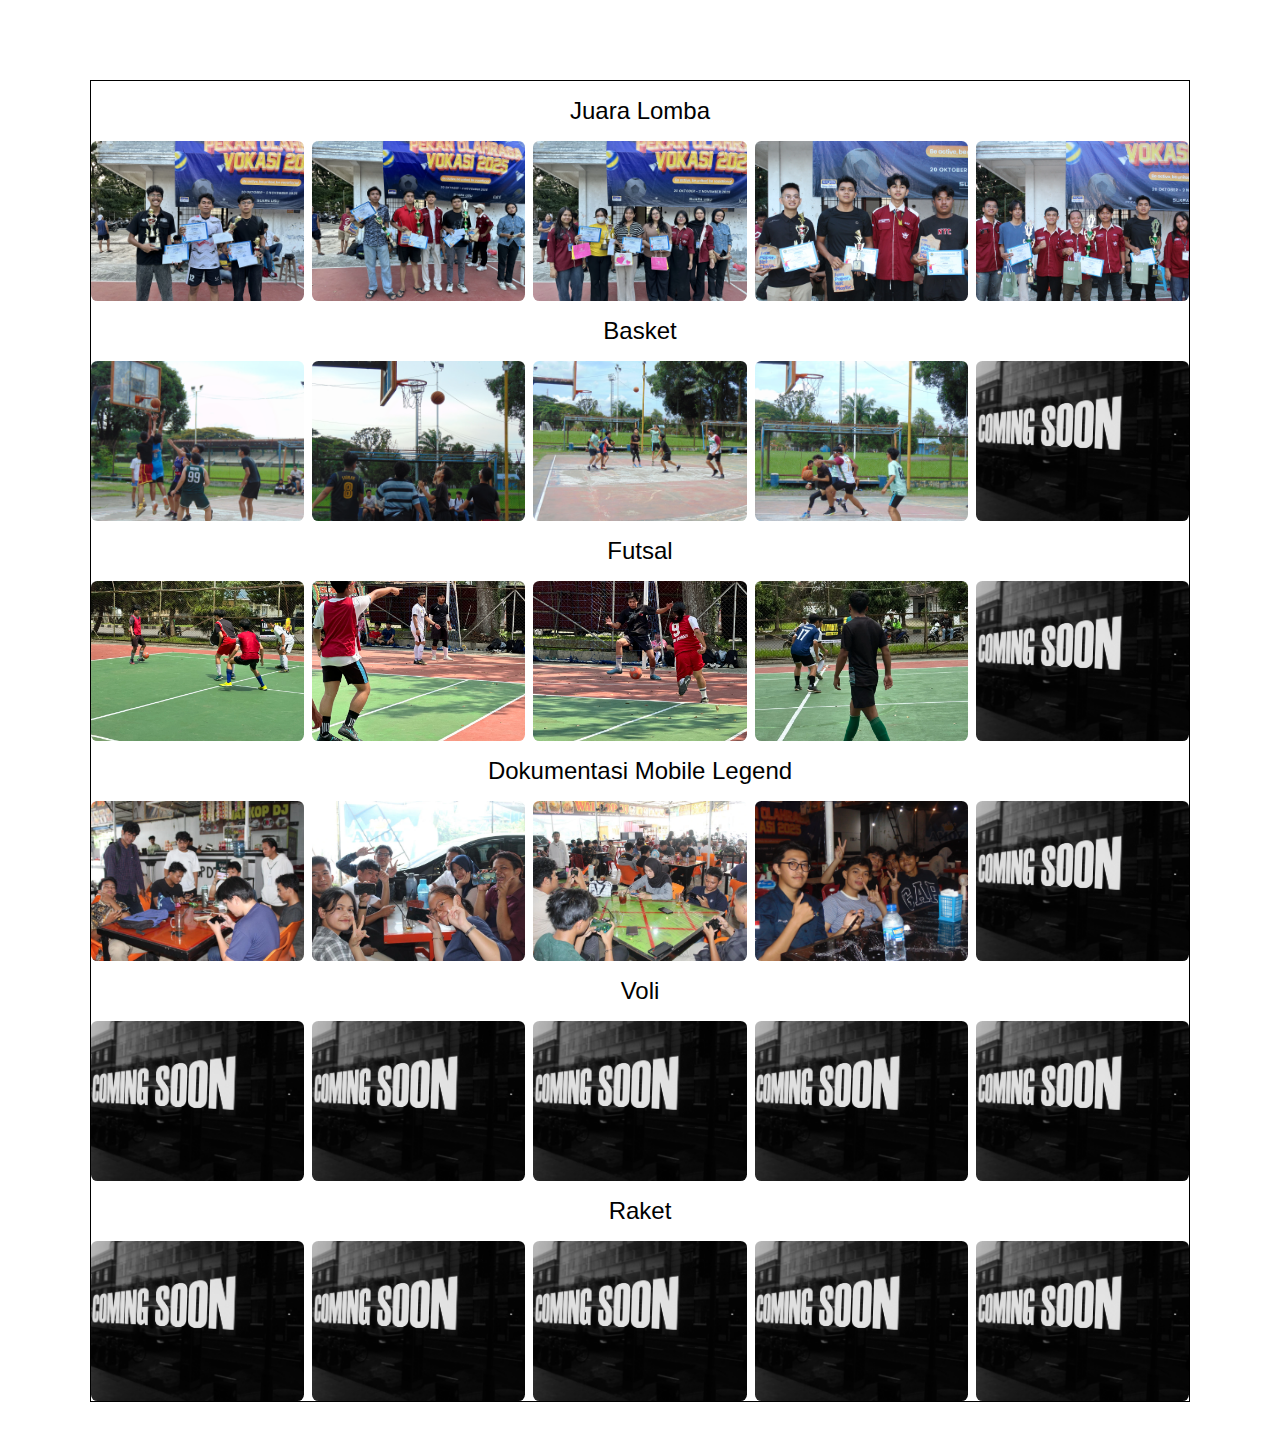
<file: pages/document.html>
<!DOCTYPE html>
<html lang="en">
<head>
  <meta charset="UTF-8">
  <meta name="viewport" content="width=device-width, initial-scale=1.0">
  <title>Document</title>
  <link rel="stylesheet" href="/css/document.css">
</head>
<body>
  <section>
    <div class="card-wrappper">
      <h1>Juara Lomba</h1>
      <div class="content">
        <div class="placeImg">
          <img src="/assets/IMG_2769.HEIC.webp" alt="">
        </div>
        <div class="placeImg">
          <img src="/assets/IMG_2778.HEIC.webp" alt="">
        </div>
        <div class="placeImg">
          <img src="/assets/IMG_2790.HEIC.webp" alt="">
        </div>
        <div class="placeImg">
          <img src="/assets/IMG_4832.webp" alt="">
        </div>
        <div class="placeImg">
          <img src="/assets/IMG_4841.webp" alt="">
        </div>
      </div>
    <div class="card-wrappper">
      <h1>Basket</h1>
      <div class="content">
        <div class="placeImg">
          <img src="/assets/DSC02135 (1).webp" alt="">
        </div>
        <div class="placeImg">
          <img src="/assets/DSC02067 (1).webp" alt="">
        </div>
        <div class="placeImg">
          <img src="/assets/DSC01981.webp" alt="">
        </div>
        <div class="placeImg">
          <img src="/assets/DSC01977.webp" alt="">
        </div>
        <div class="placeImg">
          <img src="/assets/comingsoon.webp" alt="">
        </div>
      </div>
    <div class="card-wrappper">
      <h1>Futsal</h1>
      <div class="content">
        <div class="placeImg">
          <img src="/assets/futsal1.webp" alt="">
        </div>
        <div class="placeImg">
          <img src="/assets/futsal2.webp" alt="">
        </div>
        <div class="placeImg">
          <img src="/assets/futsal3.webp" alt="">
        </div>
        <div class="placeImg">
          <img src="/assets/futsal4.webp" alt="">
        </div>
        <div class="placeImg">
          <img src="/assets/comingsoon.webp" alt="">
        </div>
      </div>
    <div class="card-wrappper">
      <h1>Dokumentasi Mobile Legend</h1>
      <div class="content">
        <div class="placeImg">
          <img src="/assets/ml1.webp" alt="">
        </div>
        <div class="placeImg">
          <img src="/assets/ml2.webp" alt="">
        </div>
        <div class="placeImg">
          <img src="/assets/ml3.webp" alt="">
        </div>
        <div class="placeImg">
          <img src="/assets/ml4.webp" alt="">
        </div>
        <div class="placeImg">
          <img src="/assets/comingsoon.webp" alt="">
        </div>
      </div>
    <div class="card-wrappper">
      <h1>Voli</h1>
      <div class="content">
        <div class="placeImg">
          <img src="/assets/comingsoon.webp" alt="">
        </div>
        <div class="placeImg">
          <img src="/assets/comingsoon.webp" alt="">
        </div>
        <div class="placeImg">
          <img src="/assets/comingsoon.webp" alt="">
        </div>
        <div class="placeImg">
          <img src="/assets/comingsoon.webp" alt="">
        </div>
        <div class="placeImg">
          <img src="/assets/comingsoon.webp" alt="">
        </div>
      </div>
    <div class="card-wrappper">
      <h1>Raket</h1>
      <div class="content">
        <div class="placeImg">
          <img src="/assets/comingsoon.webp" alt="">
        </div>
        <div class="placeImg">
          <img src="/assets/comingsoon.webp" alt="">
        </div>
        <div class="placeImg">
          <img src="/assets/comingsoon.webp" alt="">
        </div>
        <div class="placeImg">
          <img src="/assets/comingsoon.webp" alt="">
        </div>
        <div class="placeImg">
          <img src="/assets/comingsoon.webp" alt="">
        </div>
      </div>
  </section>
</body>
</html>
</file>
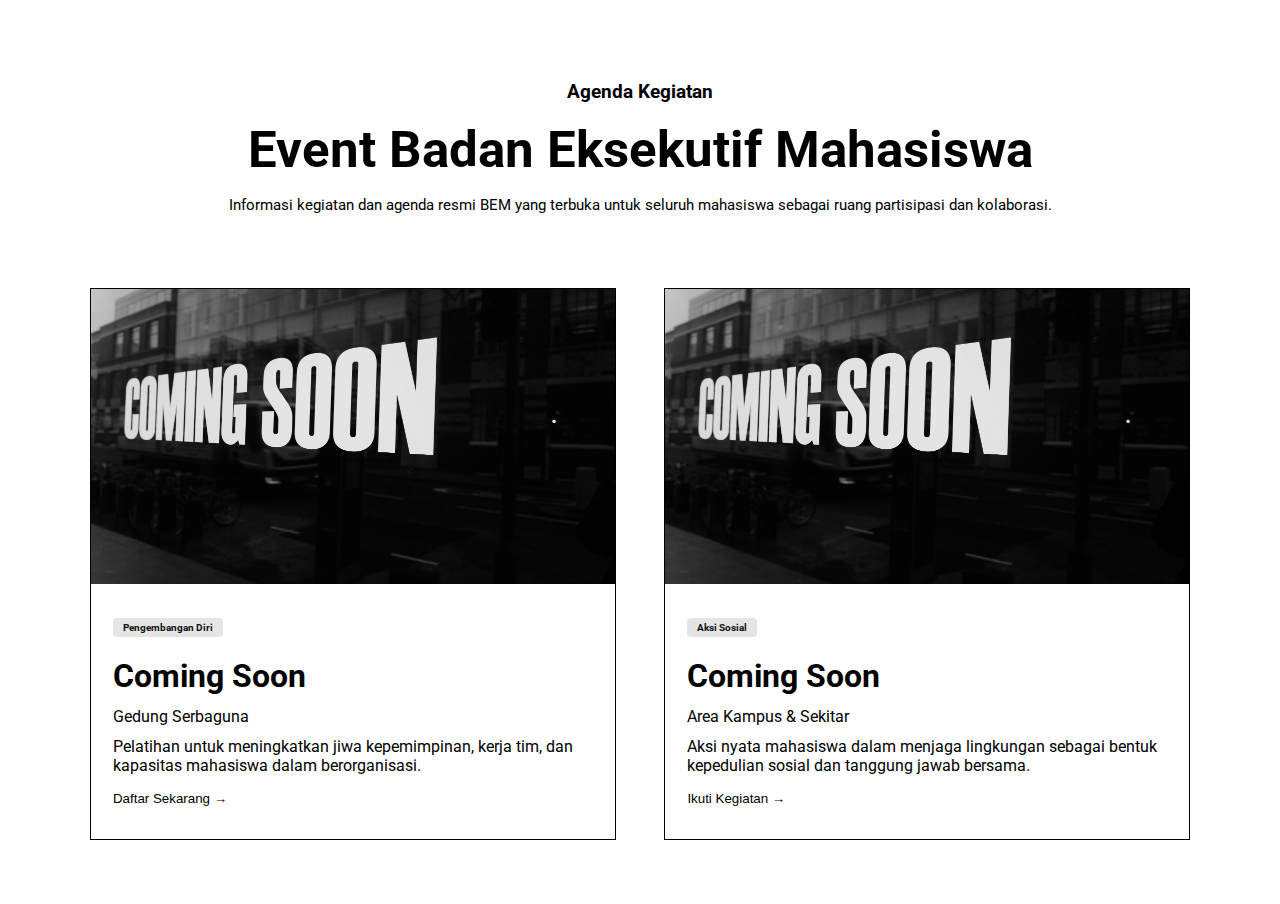
<file: pages/event.html>
<!DOCTYPE html>
<html lang="en">
<head>
  <meta charset="UTF-8">
  <meta name="viewport" content="width=device-width, initial-scale=1.0">
  <title>Event</title>
  <link rel="icon" href="favicon.ico" />
  <link rel="preconnect" href="https://fonts.googleapis.com">
  <link rel="preconnect" href="https://fonts.gstatic.com" crossorigin>
  <link href="https://fonts.googleapis.com/css2?family=Roboto:wght@100;300;400;500;700;900&display=swap" rel="stylesheet">
  <link rel="stylesheet" href="../css/event.css">
</head>
<body>
  <section class="head">
    <h5>Agenda Kegiatan</h5>
    <h1>Event Badan Eksekutif Mahasiswa</h1>
    <p>Informasi kegiatan dan agenda resmi BEM yang terbuka untuk seluruh mahasiswa sebagai ruang partisipasi dan kolaborasi.</p>
  </section>
  <section class="main">
    <div class="card">
      <div class="placeImg">
        <img src="/assets/coming soon.webp" alt="">
      </div>
      <div class="content">
        <div class="category">
          <h5>Pengembangan Diri</h5>
        </div>
        <div class="isiContent">
          <h1 class="title">Coming Soon</h1>
          <p class="mid">Gedung Serbaguna</p>
          <p>Pelatihan untuk meningkatkan jiwa kepemimpinan, kerja tim, dan kapasitas mahasiswa dalam berorganisasi.</p>
        </div>
        <button>Daftar Sekarang →</button>
      </div>
    </div>
    <div class="card">
      <div class="placeImg">
        <img src="/assets/coming soon.webp" alt="">
      </div>
      <div class="content">
        <div class="category">
          <h5>Aksi Sosial</h5>
        </div>
        <div class="isiContent">
          <h1 class="title">Coming Soon</h1>
          <p class="mid">Area Kampus & Sekitar</p>
          <p>Aksi nyata mahasiswa dalam menjaga lingkungan sebagai bentuk kepedulian sosial dan tanggung jawab bersama.</p>
        </div>
        <button>Ikuti Kegiatan →</button>
      </div>
    </div>
  </section>
</body>
</html>
</file>
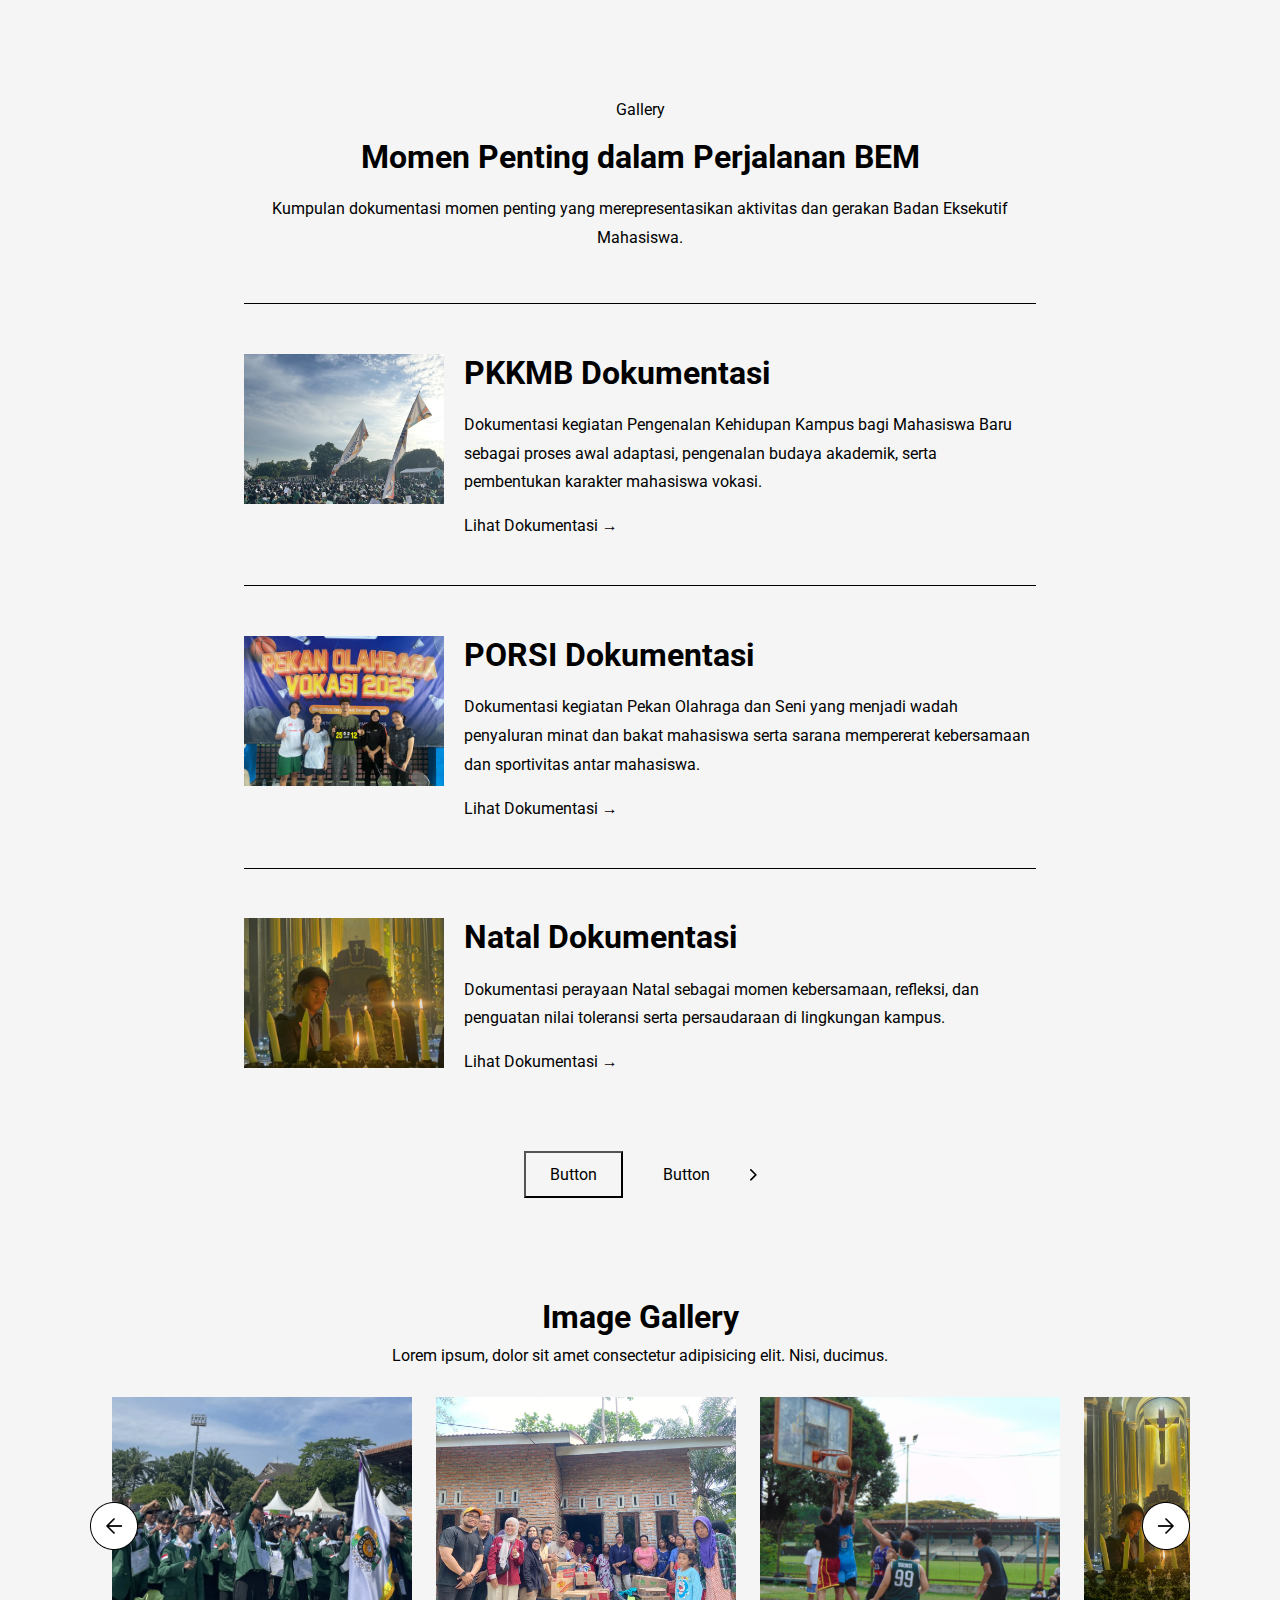
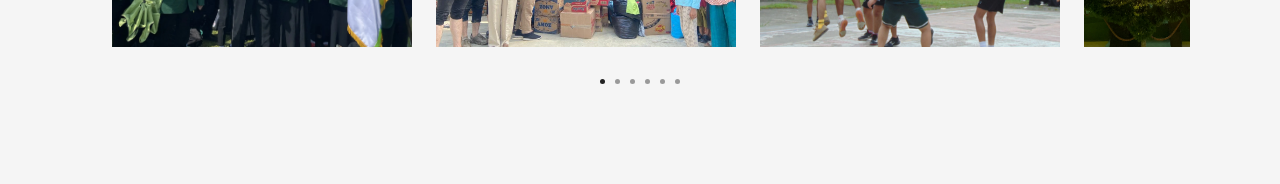
<file: pages/gallery.html>
<!doctype html>
<html lang="en">

<head>
    <meta charset="UTF-8">
    <meta name="viewport" content="width=device-width, initial-scale=1.0">
    <link rel="icon" href="/assets/favicon.ico" />
    <title>Gallery</title>
    <link rel="preconnect" href="https://fonts.googleapis.com">
    <link rel="preconnect" href="https://fonts.gstatic.com" crossorigin>
    <link href="https://fonts.googleapis.com/css2?family=Roboto:wght@100;300;400;500;700;900&display=swap" rel="stylesheet">
    <link rel="stylesheet" href="../css/gallery.css">
</head>

  <body>
    <!-- <header class="navbar">
      <h1 class="logo">Bem Vokasi</h1>
      <nav class="nav">
        <a href="#">Home</a>
        <a href="#">About</a>
        <a href="#">Contact</a>
      </nav>
    </header> -->

    <!-- <section class="gallery-section">
      <div class="tagline">
        <h1>Gallery</h1>
        <p>
          Momen Penting dalam Perjalanan BEM
        </p>
      </div>
      <div class="cards-wrapper">
        <div class="card">
          <div class="image">
            <img src="/assets/comingsoon.webp" alt="">
          </div>
          <div class="description">
            <p>1 Januari 2026</p>
            <h3>Lorem ipsum dolor sit amet, consectetur adipiscing elit.</h3>
          </div>
        </div>
        <div class="card">
          <div class="image">
            <img src="/assets/comingsoon.webp" alt="">
          </div>
          <div class="description">
            <p>1 Januari 2026</p>
            <h3>Lorem ipsum dolor sit amet, consectetur adipiscing elit.</h3>
          </div>
        </div>
        <div class="card">
          <div class="image">
            <img src="/assets/comingsoon.webp" alt="">
          </div>
          <div class="description">
            <p>1 Januari 2026</p>
            <h3>Lorem ipsum dolor sit amet, consectetur adipiscing elit.</h3>
          </div>
        </div>
        <div class="card">
          <div class="image">
            <img src="/assets/comingsoon.webp" alt="">
          </div>
          <div class="description">
            <p>1 Januari 2026</p>
            <h3>Lorem ipsum dolor sit amet, consectetur adipiscing elit.</h3>
          </div>
        </div>
        <div class="card">
          <div class="image">
            <img src="/assets/comingsoon.webp" alt="">
          </div>
          <div class="description">
            <p>1 Januari 2026</p>
            <h3>Lorem ipsum dolor sit amet, consectetur adipiscing elit.</h3>
          </div>
        </div>
        <div class="card">
          <div class="image">
            <img src="/assets/natal.webp" alt="">
          </div>
          <div class="description">
            <p>1 Januari 2026</p>
            <h3>Lorem ipsum dolor sit amet, consectetur adipiscing elit.</h3>
          </div>
        </div>
      </div>
    </section> -->

    <section class="next-section">
      <div class="header-next-section">
        <p class="tagline-header">Gallery</p>
        <h1 class="title-header">Momen Penting dalam Perjalanan BEM</h1>
        <p class="description-header">
          Kumpulan dokumentasi momen penting yang merepresentasikan aktivitas dan gerakan Badan Eksekutif Mahasiswa.
        </p>
      </div>
      <div class="wrapper-content">
        <div class="divider">
          <img src="../assets/DividerVer.png" alt="" />
        </div>
        <div class="content">
          <div class="image-content">
            <img src="../assets/IMG_2629.webp" alt="image-content" />
          </div>
          <div class="description-content">
            <h1 class="title">PKKMB Dokumentasi</h1>
            <p class="subtitle">
              Dokumentasi kegiatan Pengenalan Kehidupan Kampus bagi Mahasiswa Baru sebagai proses awal adaptasi, pengenalan budaya akademik, serta pembentukan karakter mahasiswa vokasi.
            </p>
            <a class="hrefLink" href="pkkmb.html">Lihat Dokumentasi →</a>
          </div>
        </div>
        <div class="divider">
          <img src="../assets/DividerVer.png" alt="" />
        </div>
        <div class="content">
          <div class="image-content">
            <img src="../assets/IMG-20251022-WA0344.webp" alt="image-content" />
          </div>
          <div class="description-content">
            <h1 class="title">PORSI Dokumentasi</h1>
            <p class="subtitle">
              Dokumentasi kegiatan Pekan Olahraga dan Seni yang menjadi wadah penyaluran minat dan bakat mahasiswa serta sarana mempererat kebersamaan dan sportivitas antar mahasiswa.
            </p>
            <a class="hrefLink" href="document.html">Lihat Dokumentasi →</a>
          </div>
        </div>
        <div class="divider">
          <img src="../assets/DividerVer.png" alt="" />
        </div>
        <div class="content">
          <div class="image-content">
            <img src="../assets/natal.webp" alt="image-content" />
          </div>
          <div class="description-content">
            <h1 class="title">Natal Dokumentasi</h1>
            <p class="subtitle">
              Dokumentasi perayaan Natal sebagai momen kebersamaan, refleksi, dan penguatan nilai toleransi serta persaudaraan di lingkungan kampus.
            </p>
            <a class="hrefLink" href="natal.html">Lihat Dokumentasi →</a>
          </div>
        </div>
      </div>

      <div class="button-pagination">
        <button class="btn satu">Button</button>
        <button class="btn dua">Button</button>
        <img src="../assets/arrow-next.png" id="arrow-next" />
      </div>
    </section>

    <section class="image-gallery-section">
      <div class="tagline-image-gallery">
        <h1>Image Gallery</h1>
        <p>
          Lorem ipsum, dolor sit amet consectetur adipisicing elit. Nisi,
          ducimus.
        </p>
      </div>
      <div class="wrapper-image-gallery">
        <span class="prev-slider-arrow">
          <img src="../assets/Slider Arrow.png" />
        </span>
        <span class="next-slider-arrow">
          <img src="../assets/Slider Arrow.png" />
        </span>
        <div class="image-gallery">
          <img src="../assets/IMG_2626.webp" />
          <img src="../assets/donasi.webp" />
          <img src="../assets/DSC02135 (1).webp" />
          <img src="../assets/natal.webp" />
          <img src="../assets/futsal1.webp" />
          <img src="../assets/ml3.webp" />
          <img src="../assets/IMG_2790.HEIC.webp" />
        </div>
      </div>
      <div class="image-scroll">
        <span class="active"></span>
        <span></span>
        <span></span>
        <span></span>
        <span></span>
        <span></span>
      </div>
    </section>

    <script>
      const gallery = document.querySelector(".image-gallery");
      const dots = document.querySelectorAll(".image-scroll span");
      const nextBtn = document.querySelector(".next-slider-arrow");
      const prevBtn = document.querySelector(".prev-slider-arrow");

      const scrollAmount = 320;

      // tombol next
      nextBtn.addEventListener("click", () => {
        gallery.scrollLeft += scrollAmount;
      });

      // tombol prev
      prevBtn.addEventListener("click", () => {
        gallery.scrollLeft -= scrollAmount;
      });

      // update dot saat scroll
      gallery.addEventListener("scroll", () => {
        const maxScroll = gallery.scrollWidth - gallery.clientWidth;
        const scrollPercent = gallery.scrollLeft / maxScroll;

        const activeIndex = Math.round(scrollPercent * (dots.length - 1));

        dots.forEach((dot) => dot.classList.remove("active"));
        dots[activeIndex].classList.add("active");
      });
    </script>
  </body>
</html>
</file>
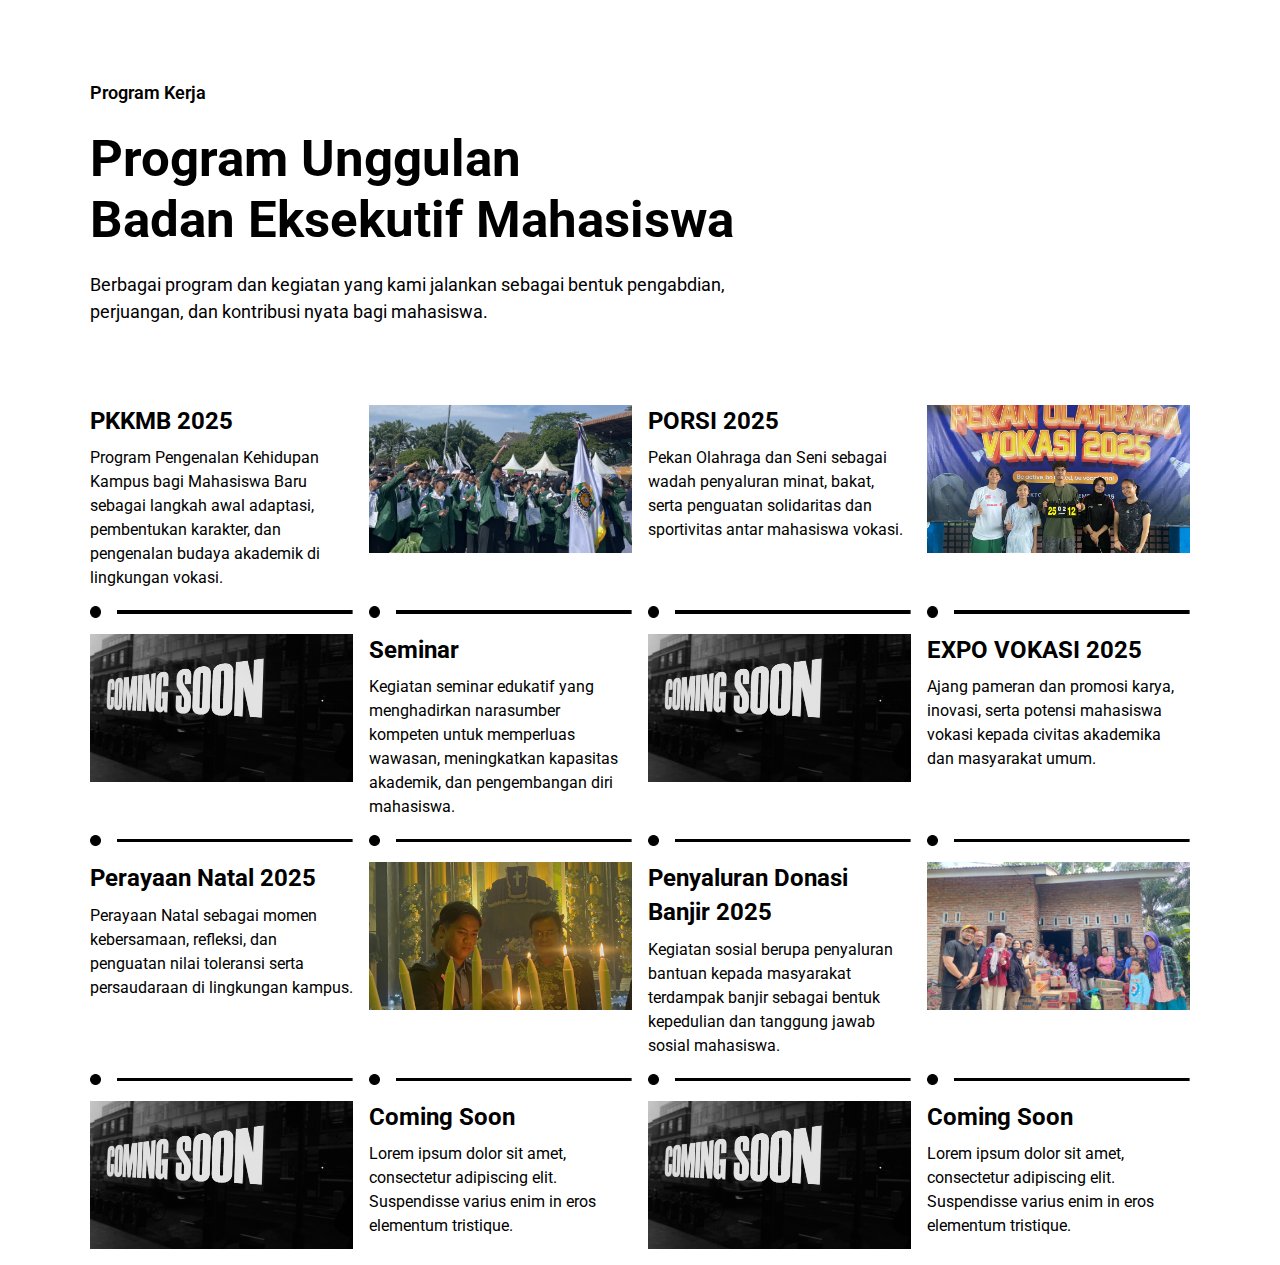
<file: pages/timeline.html>
<!DOCTYPE html>
<html lang="en">
<head>
  <meta charset="UTF-8">
  <meta name="viewport" content="width=device-width, initial-scale=1.0">
  <title>Document</title>
  <link rel="icon" href="favicon.ico" />
  <link rel="preconnect" href="https://fonts.googleapis.com">
  <link rel="preconnect" href="https://fonts.gstatic.com" crossorigin>
  <link href="https://fonts.googleapis.com/css2?family=Roboto:wght@100;300;400;500;700;900&display=swap" rel="stylesheet">
  <link rel="stylesheet" href="../css/timeline.css">
</head>
<body>
  <div class="navhero">
    <h5>Program Kerja</h5>
    <h1>Program Unggulan <br> Badan Eksekutif Mahasiswa</h1>
    <p>Berbagai program dan kegiatan yang kami jalankan sebagai bentuk pengabdian, <br> perjuangan, dan kontribusi nyata bagi mahasiswa.</p>
  </div>
  <section class="timeline">
    <div class="card">
      <div class="subCard">
        <h5>PKKMB 2025</h5>
        <p>Program Pengenalan Kehidupan Kampus bagi Mahasiswa Baru sebagai langkah awal adaptasi, pembentukan karakter, dan pengenalan budaya akademik di lingkungan vokasi.</p>
      </div>
      <div class="subCard">
        <div class="placeImg">
          <img class="imgPlace" src="/assets/IMG_2626.webp" alt="">
        </div>
      </div>
      <div class="subCard">
        <h5>PORSI 2025</h5>
        <p>Pekan Olahraga dan Seni sebagai wadah penyaluran minat, bakat, serta penguatan solidaritas dan sportivitas antar mahasiswa vokasi.</p>
      </div>
      <div class="subCard">
        <div class="placeImg">
          <img class="imgPlace" src="/assets/IMG-20251022-WA0344.webp" alt="">
        </div>
      </div>
    </div>
    <div class="imgAsset">
      <div class="imgLine">
        <img class="subCircle" src="/assets/Circle.png" alt="">
        <img class="subLine" src="/assets/line.png" alt="">
        <img class="verLine" src="/assets/Divider.png" alt="">
      </div>
      <div class="imgLine">
        <img class="subCircle" src="/assets/Circle.png" alt="">
        <img class="subLine" src="/assets/line.png" alt="">
        <img class="verLine" src="/assets/Divider.png" alt="">
      </div>
      <div class="imgLine">
        <img class="subCircle" src="/assets/Circle.png" alt="">
        <img class="subLine" src="/assets/line.png" alt="">
        <img class="verLine" src="/assets/Divider.png" alt="">
      </div>
      <div class="imgLine">
        <img class="subCircle" src="/assets/Circle.png" alt="">
        <img class="subLine" src="/assets/line.png" alt="">
        <img class="verLine" src="/assets/Divider.png" alt="">
      </div>
    </div>
    <div class="card">
      <div class="subCard">
        <div class="placeImg">
          <img class="imgPlace" src="/assets/comingsoon.webp" alt="">
        </div>
      </div>
      <div class="subCard">
        <h5>Seminar</h5>
        <p>Kegiatan seminar edukatif yang menghadirkan narasumber kompeten untuk memperluas wawasan, meningkatkan kapasitas akademik, dan pengembangan diri mahasiswa.</p>
      </div>
      <div class="subCard">
        <div class="placeImg">
          <img class="imgPlace" src="/assets/comingsoon.webp" alt="">
        </div>
      </div>
      <div class="subCard">
        <h5>EXPO VOKASI 2025</h5>
        <p>Ajang pameran dan promosi karya, inovasi, serta potensi mahasiswa vokasi kepada civitas akademika dan masyarakat umum.</p>
      </div>
    </div>
  </section>
  <div class="imgAsset lineNone">
      <div class="imgLine">
        <img class="subCircle" src="/assets/Circle.png" alt="">
        <img class="subLine" src="/assets/line.png" alt="">
        <img class="verLine" src="/assets/Divider.png" alt="">
      </div>
      <div class="imgLine">
        <img class="subCircle" src="/assets/Circle.png" alt="">
        <img class="subLine" src="/assets/line.png" alt="">
        <img class="verLine" src="/assets/Divider.png" alt="">
      </div>
      <div class="imgLine">
        <img class="subCircle" src="/assets/Circle.png" alt="">
        <img class="subLine" src="/assets/line.png" alt="">
        <img class="verLine" src="/assets/Divider.png" alt="">
      </div>
      <div class="imgLine">
        <img class="subCircle" src="/assets/Circle.png" alt="">
        <img class="subLine" src="/assets/line.png" alt="">
        <img class="verLine" src="/assets/Divider.png" alt="">
      </div>
  </div>
  <section class="timeline">
    <div class="card">
      <div class="subCard">
        <h5>Perayaan Natal 2025</h5>
        <p>Perayaan Natal sebagai momen kebersamaan, refleksi, dan penguatan nilai toleransi serta persaudaraan di lingkungan kampus.</p>
      </div>
      <div class="subCard">
        <div class="placeImg">
          <img class="imgPlace" src="/assets/natal.webp" alt="">
        </div>
      </div>
      <div class="subCard">
        <h5>Penyaluran Donasi Banjir 2025</h5>
        <p>Kegiatan sosial berupa penyaluran bantuan kepada masyarakat terdampak banjir sebagai bentuk kepedulian dan tanggung jawab sosial mahasiswa.</p>
      </div>
      <div class="subCard">
        <div class="placeImg">
          <img class="imgPlace" src="/assets/donasi.webp" alt="">
        </div>
      </div>
    </div>
    <div class="imgAsset">
      <div class="imgLine">
        <img class="subCircle" src="/assets/Circle.png" alt="">
        <img class="subLine" src="/assets/line.png" alt="">
        <img class="verLine" src="/assets/Divider.png" alt="">
      </div>
      <div class="imgLine">
        <img class="subCircle" src="/assets/Circle.png" alt="">
        <img class="subLine" src="/assets/line.png" alt="">
        <img class="verLine" src="/assets/Divider.png" alt="">
      </div>
      <div class="imgLine">
        <img class="subCircle" src="/assets/Circle.png" alt="">
        <img class="subLine" src="/assets/line.png" alt="">
        <img class="verLine" src="/assets/Divider.png" alt="">
      </div>
      <div class="imgLine">
        <img class="subCircle" src="/assets/Circle.png" alt="">
        <img class="subLine" src="/assets/line.png" alt="">
        <img class="verLine" src="/assets/Divider.png" alt="">
      </div>
    </div>
    <div class="card">
      <div class="subCard">
        <div class="placeImg">
          <img class="imgPlace" src="/assets/comingsoon.webp" alt="">
        </div>
      </div>
      <div class="subCard">
        <h5>Coming Soon</h5>
        <p>Lorem ipsum dolor sit amet, consectetur adipiscing elit. Suspendisse varius enim in eros elementum tristique.</p>
      </div>
      <div class="subCard">
        <div class="placeImg">
          <img class="imgPlace" src="/assets/comingsoon.webp" alt="">
        </div>
      </div>
      <div class="subCard">
        <h5>Coming Soon</h5>
        <p>Lorem ipsum dolor sit amet, consectetur adipiscing elit. Suspendisse varius enim in eros elementum tristique.</p>
      </div>
    </div>
  </section>
  

</body>
</html>
</file>
<file: css/document.css>
html {
  scroll-behavior: smooth;
}

* {
  margin: 0;
  padding: 0;
  box-sizing: border-box;
}

body {
  font-family: 'Roboto', sans-serif;
  /* max-width: 1200px; */
  margin-top: 5rem;
  padding: 0 7%;
}

section {
  border: 1px solid black;
  margin-bottom: 2rem;
}

h1 {
  text-align: center;
  font-size: 1.5rem;
  font-weight: 500;
  margin: 1rem 0;
}

.content {
  display: grid;
  gap: 0.5rem;
  grid-template-columns: repeat(5, 1fr);
}



.placeImg {
  /* flex: 1; */
  width: 100%;
  /* height: 10rem; */
  height: clamp(8rem, 20vw, 10rem);
}

.placeImg img {
  width: 100%;
  height: 100%;
  object-fit: cover;
  border-radius: 0.4rem;
}

/* @media (max-width: 768px) {
  .placeImg {
    width: clamp();
    height: clamp();
  }
} */
@media (max-width: 768px) {
  .content {
    grid-template-columns: repeat(2, 1fr);
  }
}
</file>
<file: css/event.css>
html {
  scroll-behavior: smooth;
}

* {
  margin: 0;
  padding: 0;
  box-sizing: border-box;
}

body {
  font-family: 'Roboto', sans-serif;
  /* max-width: 1200px; */
  margin-top: 5rem;
  padding: 0 7%;
}

.main {
  display: flex;
  gap: 3rem;
  margin-bottom: 4rem;
}

.head {
  text-align: center;
  margin-bottom: 4.6rem;
}

.head h5 {
  /* font-size: 1rem; */
  font-size: clamp(1rem,1.5vw,1.4rem);
}

.head h1 {
  margin: 1rem 0;
  /* font-size: 3rem; */
  font-size: clamp(1.8rem, 4vw, 3.5rem);
}

.head p { 
  /* font-size: 1.125rem; */
  font-size: clamp(0.9rem, 1.2vw, 1.05rem);
}

.card {
  border: 1px solid black;
  flex: 1;
}

.placeImg {
  width: 100%;
  overflow: hidden;
  aspect-ratio: 16 / 9;
}

.placeImg img {
  width: 100%;
  height: 100%;
  object-fit: cover;
}

.content {
  padding: 2rem 1.4rem;
}

.title {
  font-size: 24;
  font-weight: 700;
  line-height: 120%;
}

.isiContent {
  margin: 0.8rem 0;
  /* flex: 1; */
}

.mid {
  margin: 0.7rem 0;
}

.category {
  display: inline-block;        /* 🔑 ini kuncinya */
  background-color: #e5e5e5;
  color: #111;
  font-size: 12px;
  font-weight: 600;

  padding: 4px 10px;
  border-radius: 4px;

  margin-bottom: 8px;
}

button {
  border: none;
  cursor: pointer;
  background: none;
}

@media (max-width: 768px) {
  .main {
    flex-direction: column;
  }
}
</file>
<file: css/gallery.css>
* {
    margin: 0;
    padding: 0;
    box-sizing: border-box;
    font-family: 'Roboto', sans-serif;
}

body {
    background-color: #F5F5F5;
    padding: 0 7%;
}

.navbar {
    display: flex;
    align-items: center;
    justify-content: space-between;

    /* max-width: 1200px; */
    margin: 20px auto;
    /* padding: 1.5rem 2rem; */
}

.logo {
    font-size: 1.8rem;
    font-weight: 700;
}

.nav {
    display: flex;
    gap: 2rem;
}

.nav a {
    font-size: 16px;
    text-decoration: none;
    color: black;
    font-weight: 400;
}

.gallery-section {
    margin: 60px 0;
}

.tagline {
    display: flex;
    flex-direction: column;
    gap: 10px;
    margin-bottom: 50px;
}

.cards-wrapper {
    display: grid;
    grid-template-columns: auto auto auto;
    grid-template-rows: 350px 350px;
    gap: 1.5rem;
    margin-bottom: 30px;
}

.card {
    display: flex;
    flex-direction: column;
    background-color: #FFFFFF;
    border-radius: 0.5rem;
    padding: 1;
}

.card .image {
    background-color: black;
    width: 100%;
    /* height: 250px; */
    aspect-ratio: 16/9;
    overflow: hidden;
    border-radius: 0.5rem 0.5rem 0 0;
    /* flex: 1; */
}

.image img {
    width: 100%;
    height: 100%;
    object-fit: cover;
}

.card .description {
    display: flex;
    flex-direction: column;
    gap: 10px;
    padding: 32px;
    /* flex: 1; */
}

.check-detail {
    text-align: center;
}

.next-section {
    margin: 100px 14%;
}

.header-next-section {
    display: flex;
    flex-direction: column;
    align-items: center;
    text-align: center;
    gap: 1.2rem;
}

.header-next-section .description-header {
    line-height: 1.8;
}

.wrapper-content {
    display: flex;
    flex-direction: column;
    justify-content: center;
    align-items: center;
    gap: 50px;
    margin-top: 50px;
}

.wrapper-content .content {
    display: flex;
    flex-direction: row;
    justify-content: center;
    gap: 20px;
}

.wrapper-content .content .image-content {
    width: 200px;
    min-width: 200px;
    height: 150px;
    min-height: 150px;
    overflow: hidden;
}

.wrapper-content .content .image-content img {
    width: 100%;
    height: 100%;
    object-fit: cover;
}

.wrapper-content .content .description-content {
    display: flex;
    flex-direction: column;
    gap: 1.2rem;
}

.wrapper-content .content .description-content .subtitle {
    line-height: 1.8;
}

.wrapper-content .divider {
    width: 100%;
}

.wrapper-content .divider img {
    width: 100%;
    display: block;
}

.button-pagination {
    display: flex;
    align-items: center;
    justify-content: center;
    margin-top: 80px;
    gap: 1rem;
}

.button-pagination .btn {
    padding: 12px 24px;
    font-size: 1rem;
    background-color: transparent;
}

.button-pagination .btn.dua {
    border: none;
}

.image-gallery-section{
    display: flex;
    flex-direction: column;
    justify-content: center;
    gap: 2rem;
    overflow-x: hidden;
    margin-bottom: 100px;
}

.image-gallery-section .tagline-image-gallery{
    display: flex;
    justify-content: center;
    align-items: center;
    flex-direction: column;
    gap: 10px;
}

.image-gallery-section .wrapper-image-gallery{
    display: flex;
    align-items: center;
    position: relative;
}

.image-gallery-section .wrapper-image-gallery .prev-slider-arrow{
    width: 40px;
    height: 40px;
    position: absolute;
    left: 0;
}

.image-gallery-section .wrapper-image-gallery .next-slider-arrow{
    width: 40px;
    height: 40px;
    position: absolute;
    right: 0;
    transform: scaleX(-1);
}

.image-gallery-section .wrapper-image-gallery .image-gallery{
    display: flex;
    gap: 1.5rem;
    padding: 0 2%;
    overflow-x: auto;
    scroll-behavior: smooth;
    scrollbar-width: none;
}
.hrefLink {
  text-decoration: none;
  color: black;
}

.image-gallery-section .wrapper-image-gallery .image-gallery::-webkit-scrollbar{
    display: none;
}

.image-gallery-section .wrapper-image-gallery .image-gallery img{
    width: 300px;
    height: 250px;
    object-fit: cover;
}

.image-gallery-section .image-scroll{
    display: flex;
    justify-content: center;
    align-items: center;
    gap:10px;
}

.image-gallery-section .image-scroll span{
    width: 5px;
    height: 5px;
    background-color: #999999;
    border-radius: 999px;
}

.image-gallery-section .image-scroll .active{
    background-color: #222222;
}

@media(max-width: 600px) {
    .cards-wrapper {
        grid-template-columns: auto;
    }

    .next-section {
        margin: 100px 0%;
    }

    .wrapper-content .content {
        flex-direction: column;
        align-items: center;
    }

    .wrapper-content .content .image-content {
        width: 100%;
        height: 250px;
    }

    .nav {
        display: none;
    }
}

@media(min-width: 600px) and (max-width: 1050px) {
    .cards-wrapper {
        grid-template-columns: auto auto;
    }

    .wrapper-content .content {
        flex-direction: column;
        align-items: center;
    }

    .wrapper-content .content .image-content {
        width: 100%;
        height: 250px;
    }
}
</file>
<file: css/timeline.css>
html {
  scroll-behavior: smooth;
}

* {
  margin: 0;
  padding: 0;
  box-sizing: border-box;
}

body {
  font-family: 'Roboto', sans-serif;
  /* max-width: 1200px; */
  margin-top: 5rem;
  padding: 0 7%;
}

/* .navbar {
  display: flex;
  align-items: center;
  justify-content: space-between;

  max-width: 1200px;
  margin: 0 auto;
  padding: 1.5rem 2rem;
} */

.hamburger {
  display: none;
  font-size: 2rem;
  cursor: pointer;
}

.logo {
  font-size: 1.8rem;
  font-weight: 700;
}

.navhero {
  margin-bottom: 5rem;
}

.navhero h1 {
  /* font-size: 3rem; */
  font-size: clamp(1.8rem, 4vw, 3.2rem);;
  font-weight: 700;
  line-height: 120%;
  margin-bottom: 1.25rem;
}

.navhero h5 {
  /* font-size: 1rem; */
  font-size: clamp(0.9rem, 1.5vw, 1.1rem);
  font-weight: 600;
  line-height: 150%;
  margin-bottom: 1.35rem;
}

.navhero p {
  font-size: clamp(0.95rem, 1.8vw, 1.125rem);
  line-height: 150%;
  /* font-size: 1.125rem; */
  font-weight: 400;
  margin-bottom: 2rem;
}

.verLine {
  display: none;
}

.timeline {
  display: flex;
  flex-direction: column;
  margin-bottom: 1rem;
}

.card {
  display: flex;
  gap: 1rem;
}

.cardBottom {
  margin-top: 2rem;
}

.placeImg {
  width: 100%;
  /* height: 100%; */
  aspect-ratio: 16 / 9;
  overflow: hidden;
}

.imgPlace {
  width: 100%;
  height: 100%;
  object-fit: cover;
}
.subCard {
  flex: 1;
}

.subCard h5 {
  /* font-size: 1.5rem; */
  font-size: clamp(1.1rem, 2.2vw, 1.5rem);
  font-weight: 700;
  line-height: 140%;
}
.subCard p {
  /* font-size: 1rem; */
  font-size: clamp(0.85rem, 1.5vw, 1rem);
  font-weight: 400;
  line-height: 150%;
  margin-top: 0.5rem;
}

.imgAsset {
  display: flex;
  gap: 1rem;
  margin: 1rem 0;
}

.imgLine {
  display: flex;
  gap: 1rem;
  flex: 1;
  align-items: center;
}

.subLine {
  width: 100%;
}

.subCircle {
  width: 0.7rem;
  height: 0.7rem;
}

@media (max-width: 768px) {
  /* .navhero h1 {
    font-size: 2rem;
  }

  .navhero p {
    font-size: 1rem;
  } */

  .card {
    flex-direction: column;
    gap: 0;
  }

  .imgAsset {
    flex-direction: column;
  }

  .imgLine {
    flex-direction: column;
  }

  .timeline {
    flex-direction: row;
    gap: 1rem;
  }

  /* .subCard h5 {
    font-size: 1.25rem;
    font-weight: 700;
    line-height: 120%;
  } */

  .subCard {
    flex: 1;
    margin-bottom: 1rem;
  }

  /* .subCard p {
    font-size: 0.8rem;
    margin-top: 0;
  } */

  .placeImg {
    width: 100%;
    height: 100%;
    
  }

  .verLine {
    display: block;
  }

  .subLine {
    display: none;
  }

  .lineNone {
    display: none;
  }
}
</file>
